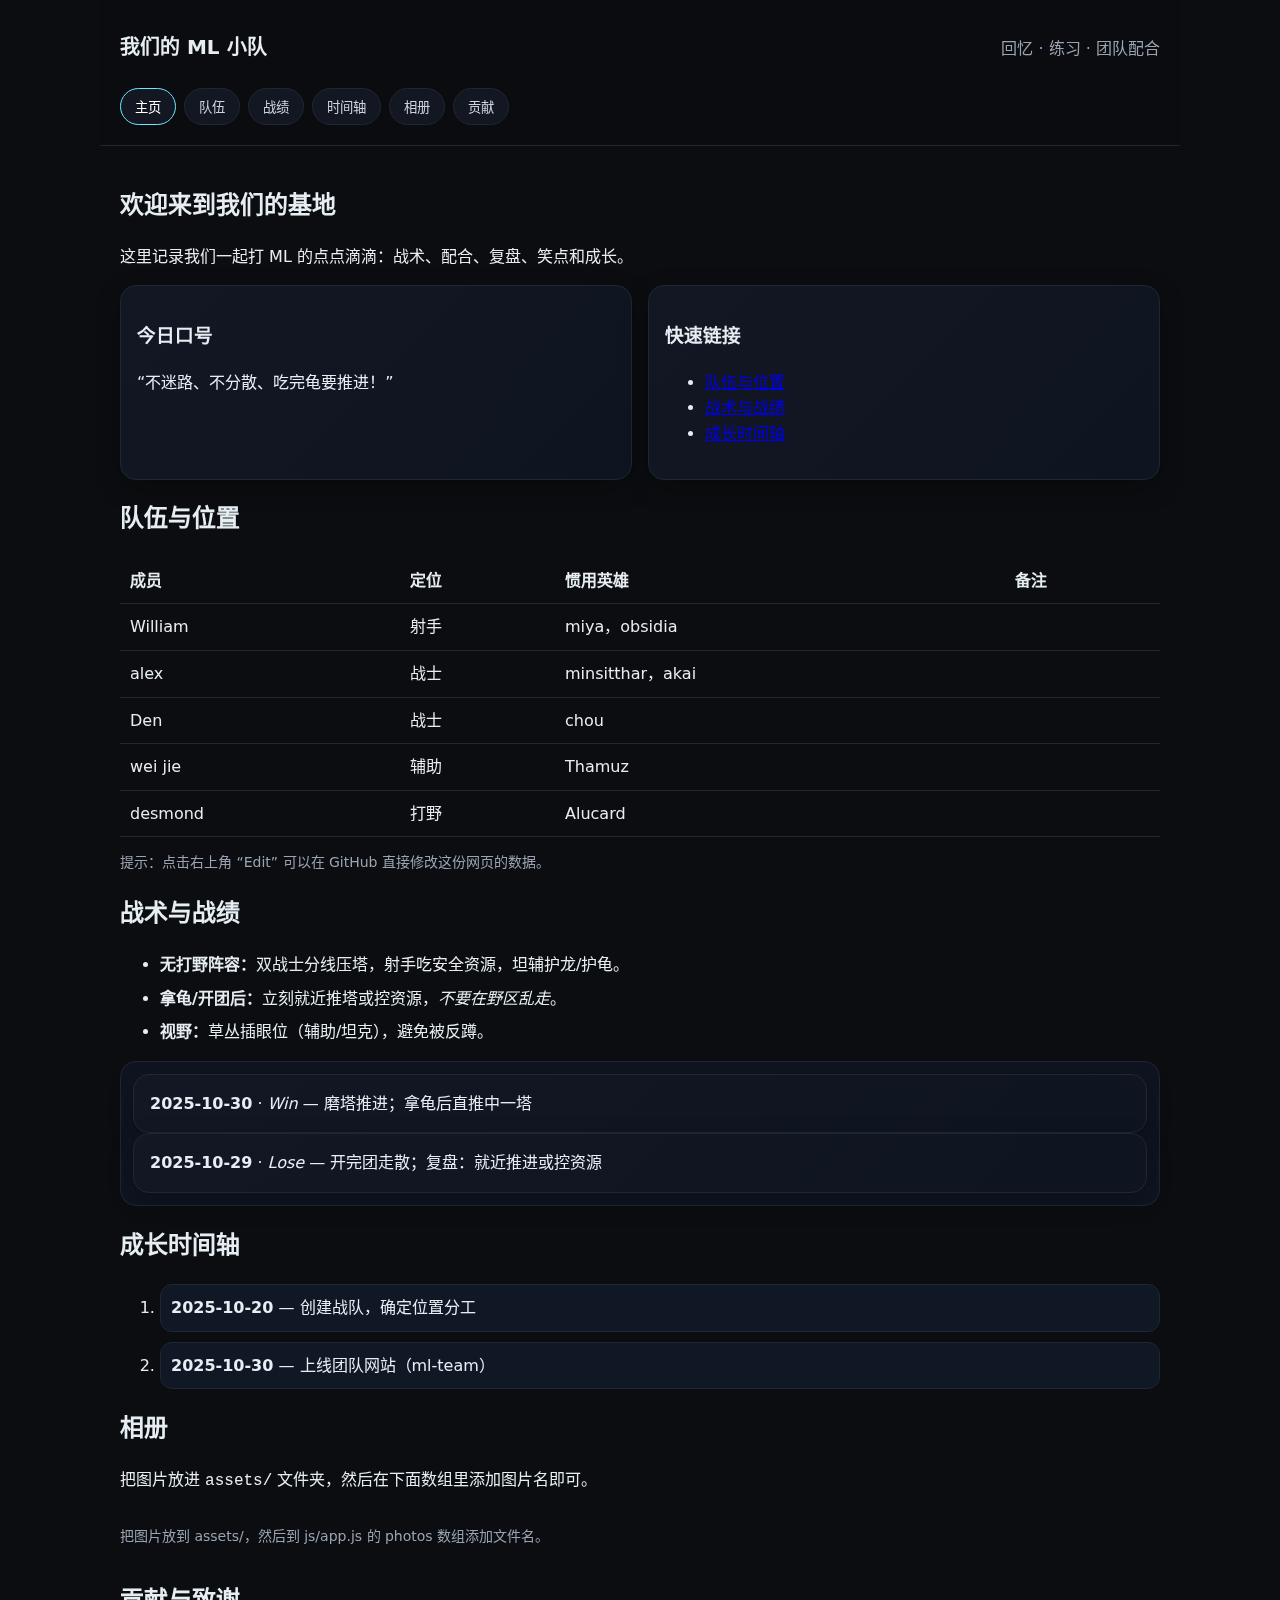
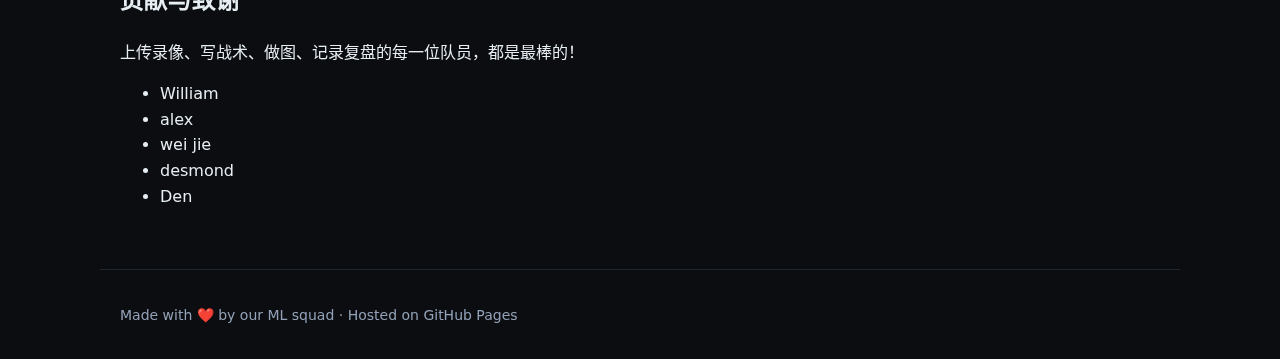
<file: index.html>
<!doctype html>
<html lang="zh-CN">
<head>
  <meta charset="utf-8" />
  <meta name="viewport" content="width=device-width, initial-scale=1" />
  <title>我们的 ML 小队 · 回忆与贡献</title>
  <link rel="stylesheet" href="css/styles.css" />
</head>
<body>
  <header class="container">
    <div class="brand">
      <h1>我们的 ML 小队</h1>
      <p class="tag">回忆 · 练习 · 团队配合</p>
    </div>
    <nav class="tabs" id="tabs">
      <button data-tab="home" class="active">主页</button>
      <button data-tab="team">队伍</button>
      <button data-tab="matches">战绩</button>
      <button data-tab="timeline">时间轴</button>
      <button data-tab="gallery">相册</button>
      <button data-tab="thanks">贡献</button>
    </nav>
  </header>

  <main class="container">
    <section id="home" class="tab-pane active">
      <h2>欢迎来到我们的基地</h2>
      <p>这里记录我们一起打 ML 的点点滴滴：战术、配合、复盘、笑点和成长。</p>
      <div class="cards">
        <div class="card">
          <h3>今日口号</h3>
          <p>“不迷路、不分散、吃完龟要推进！”</p>
        </div>
        <div class="card">
          <h3>快速链接</h3>
          <ul>
            <li><a href="#team">队伍与位置</a></li>
            <li><a href="#matches">战术与战绩</a></li>
            <li><a href="#timeline">成长时间轴</a></li>
          </ul>
        </div>
      </div>
    </section>

    <section id="team" class="tab-pane">
      <h2>队伍与位置</h2>
      <table class="table">
        <thead><tr><th>成员</th><th>定位</th><th>惯用英雄</th><th>备注</th></tr></thead>
       <tbody>
          <tr><td>William</td><td>射手</td><td>miya，obsidia</td><td></td></tr>
          <tr><td>alex</td><td>战士</td><td>minsitthar，akai</td><td></td></tr>
          <tr><td>wei jie</td><td>辅助</td><td>Thamuz</td><td></td></tr>
          <tr><td>desmond</td><td>打野</td><td>Alucard</td><td></td></tr>
          <tr><td>Den</td><td>战士</td><td>chou</td><td></td></tr>
      </tbody>

      </table>
      <p class="hint">提示：点击右上角 “Edit” 可以在 GitHub 直接修改这份网页的数据。</p>
    </section>

    <section id="matches" class="tab-pane">
      <h2>战术与战绩</h2>
      <ul class="bullets">
        <li><strong>无打野阵容：</strong>双战士分线压塔，射手吃安全资源，坦辅护龙/护龟。</li>
        <li><strong>拿龟/开团后：</strong>立刻就近推塔或控资源，<em>不要在野区乱走</em>。</li>
        <li><strong>视野：</strong>草丛插眼位（辅助/坦克），避免被反蹲。</li>
      </ul>
      <div class="log" id="matchLog">
        <!-- 你可以在 js/app.js 中编辑初始战绩数据 -->
      </div>
    </section>

    <section id="timeline" class="tab-pane">
      <h2>成长时间轴</h2>
      <ol class="timeline" id="timelineList">
        <!-- 动态渲染 -->
      </ol>
    </section>

    <section id="gallery" class="tab-pane">
      <h2>相册</h2>
      <p>把图片放进 <code>assets/</code> 文件夹，然后在下面数组里添加图片名即可。</p>
      <div class="gallery" id="galleryGrid"></div>
    </section>

    <section id="thanks" class="tab-pane">
      <h2>贡献与致谢</h2>
      <p>上传录像、写战术、做图、记录复盘的每一位队员，都是最棒的！</p>
      <ul id="thanksList"></ul>
    </section>
  </main>

  <footer class="container footer">
    <p>Made with ❤️ by our ML squad · Hosted on GitHub Pages</p>
  </footer>

  <script src="js/app.js"></script>
</body>
</html>

<script src="js/app.js"></script>
</file>
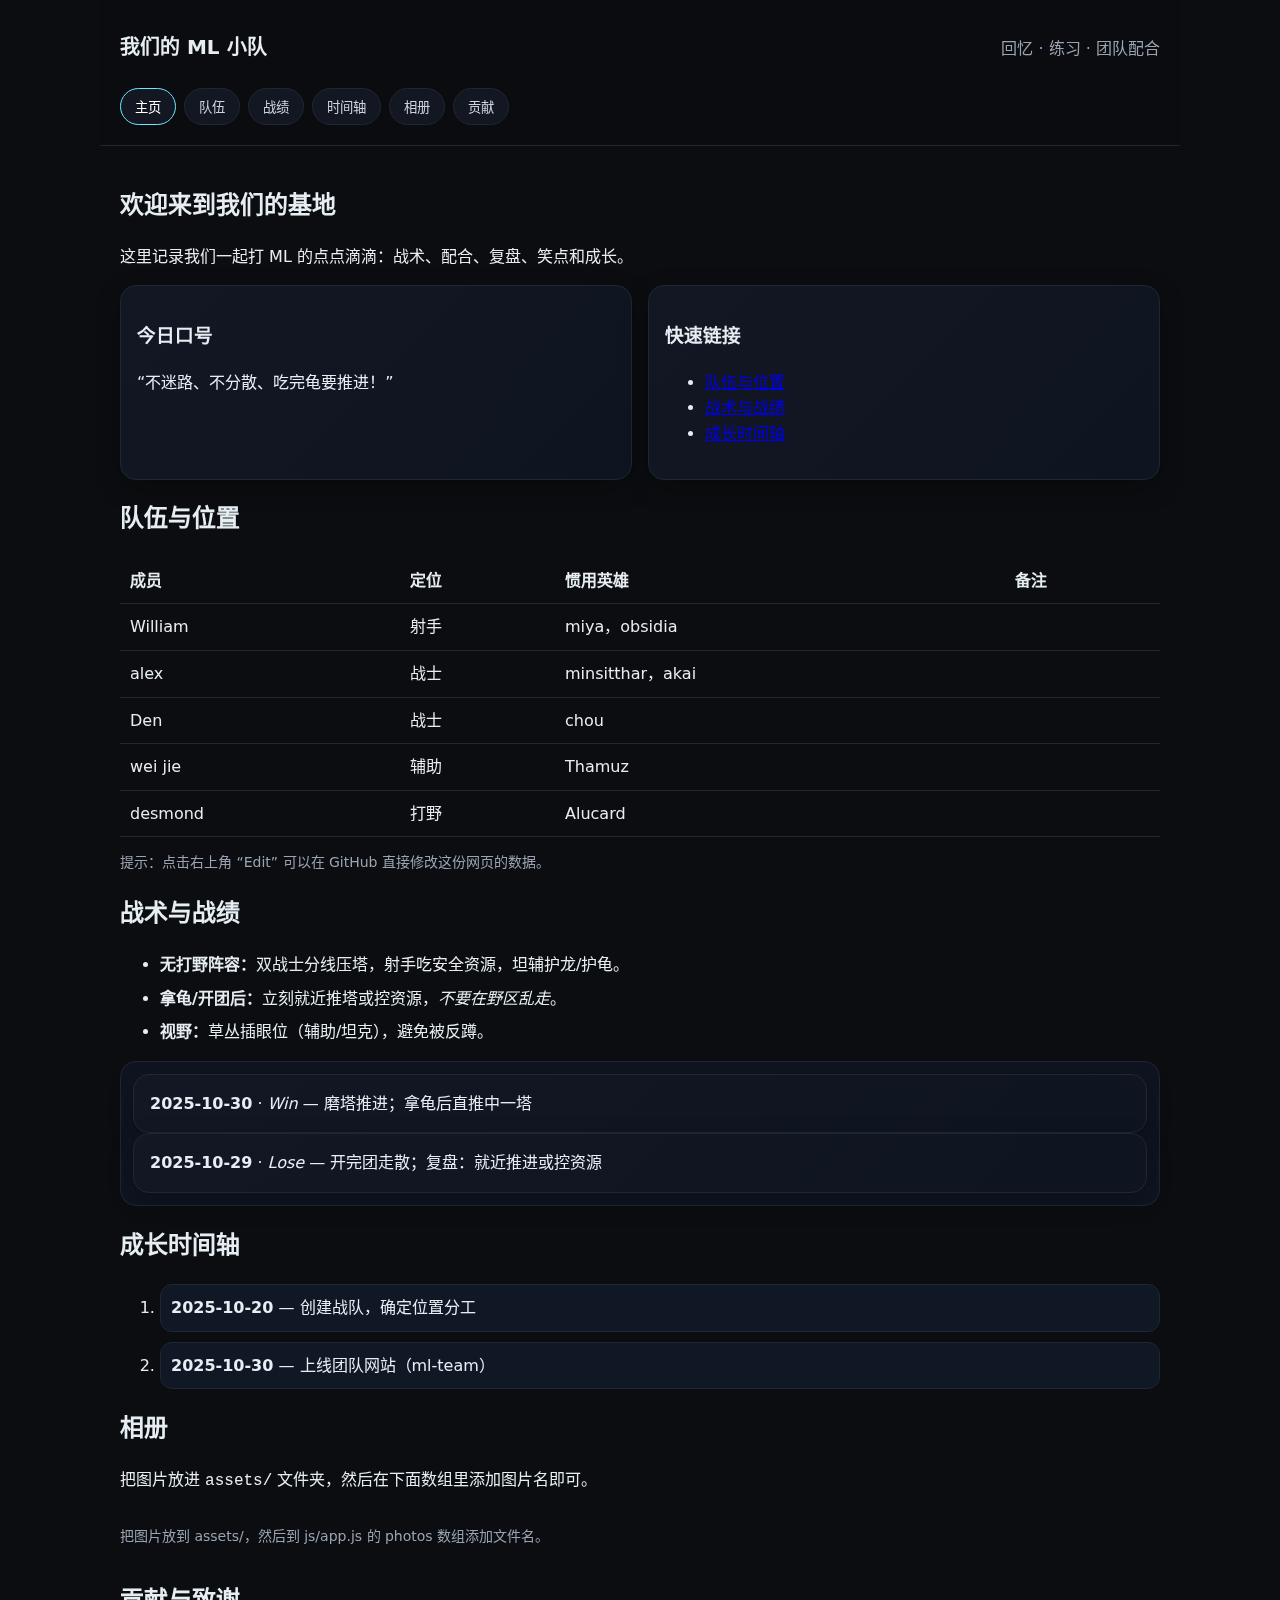
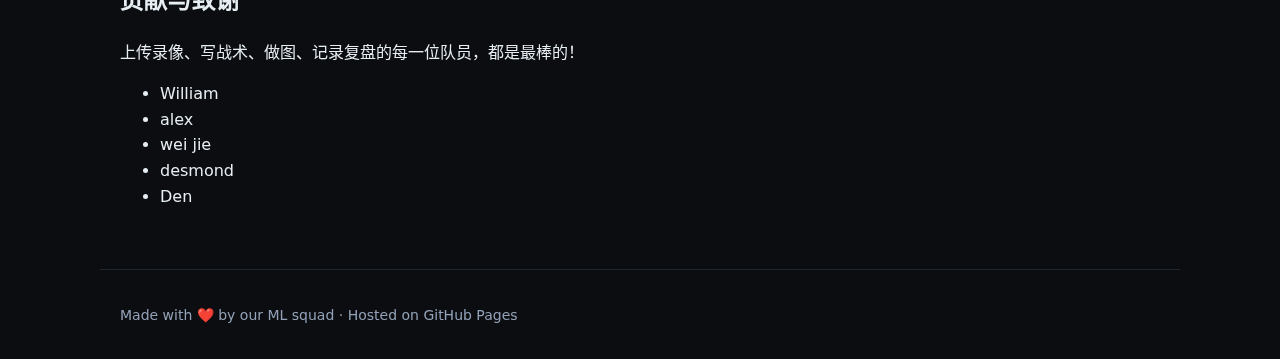
<file: index[1].html>
<!doctype html>
<html lang="zh-CN">
<head>
  <meta charset="utf-8" />
  <meta name="viewport" content="width=device-width, initial-scale=1" />
  <title>我们的 ML 小队 · 回忆与贡献</title>
  <link rel="stylesheet" href="css/styles.css" />
</head>
<body>
  <header class="container">
    <div class="brand">
      <h1>我们的 ML 小队</h1>
      <p class="tag">回忆 · 练习 · 团队配合</p>
    </div>
    <nav class="tabs" id="tabs">
      <button data-tab="home" class="active">主页</button>
      <button data-tab="team">队伍</button>
      <button data-tab="matches">战绩</button>
      <button data-tab="timeline">时间轴</button>
      <button data-tab="gallery">相册</button>
      <button data-tab="thanks">贡献</button>
    </nav>
  </header>

  <main class="container">
    <section id="home" class="tab-pane active">
      <h2>欢迎来到我们的基地</h2>
      <p>这里记录我们一起打 ML 的点点滴滴：战术、配合、复盘、笑点和成长。</p>
      <div class="cards">
        <div class="card">
          <h3>今日口号</h3>
          <p>“不迷路、不分散、吃完龟要推进！”</p>
        </div>
        <div class="card">
          <h3>快速链接</h3>
          <ul>
            <li><a href="#team">队伍与位置</a></li>
            <li><a href="#matches">战术与战绩</a></li>
            <li><a href="#timeline">成长时间轴</a></li>
          </ul>
        </div>
      </div>
    </section>

    <section id="team" class="tab-pane">
      <h2>队伍与位置</h2>
      <table class="table">
        <thead><tr><th>成员</th><th>定位</th><th>惯用英雄</th><th>备注</th></tr></thead>
        <tbody>
          <tr><td>队友A</td><td>射手</td><td>—</td><td>待补充</td></tr>
          <tr><td>队友B</td><td>战士</td><td>—</td><td>待补充</td></tr>
          <tr><td>队友C</td><td>坦克/辅助</td><td>—</td><td>待补充</td></tr>
          <tr><td>队友D</td><td>法师</td><td>—</td><td>待补充</td></tr>
          <tr><td>队友E</td><td>打野/战士</td><td>—</td><td>待补充</td></tr>
        </tbody>
      </table>
      <p class="hint">提示：点击右上角 “Edit” 可以在 GitHub 直接修改这份网页的数据。</p>
    </section>

    <section id="matches" class="tab-pane">
      <h2>战术与战绩</h2>
      <ul class="bullets">
        <li><strong>无打野阵容：</strong>双战士分线压塔，射手吃安全资源，坦辅护龙/护龟。</li>
        <li><strong>拿龟/开团后：</strong>立刻就近推塔或控资源，<em>不要在野区乱走</em>。</li>
        <li><strong>视野：</strong>草丛插眼位（辅助/坦克），避免被反蹲。</li>
      </ul>
      <div class="log" id="matchLog">
        <!-- 你可以在 js/app.js 中编辑初始战绩数据 -->
      </div>
    </section>

    <section id="timeline" class="tab-pane">
      <h2>成长时间轴</h2>
      <ol class="timeline" id="timelineList">
        <!-- 动态渲染 -->
      </ol>
    </section>

    <section id="gallery" class="tab-pane">
      <h2>相册</h2>
      <p>把图片放进 <code>assets/</code> 文件夹，然后在下面数组里添加图片名即可。</p>
      <div class="gallery" id="galleryGrid"></div>
    </section>

    <section id="thanks" class="tab-pane">
      <h2>贡献与致谢</h2>
      <p>上传录像、写战术、做图、记录复盘的每一位队员，都是最棒的！</p>
      <ul id="thanksList"></ul>
    </section>
  </main>

  <footer class="container footer">
    <p>Made with ❤️ by our ML squad · Hosted on GitHub Pages</p>
  </footer>

  <script src="js/app.js"></script>
</body>
</html>
</file>
<file: css/styles.css>
/* 基础样式 */
:root{
  --bg:#0b0d10;--card:#141820;--muted:#9aa4b2;--text:#e6edf3;
  --accent:#6ee7ff;--accent2:#8b5cf6;--ok:#10b981;--warn:#ef4444;
  --radius:16px;--shadow:0 8px 24px rgba(0,0,0,.25);
}
*{box-sizing:border-box}
html,body{margin:0;padding:0;background:#0b0d10;color:var(--text);font:16px/1.6 system-ui,Segoe UI,Roboto}
.container{max-width:1080px;margin:0 auto;padding:20px}

header{position:sticky;top:0;background:rgba(11,13,16,.8);backdrop-filter:saturate(120%) blur(6px);border-bottom:1px solid #1f2733;z-index:10}
.brand{display:flex;gap:12px;align-items:baseline;justify-content:space-between}
.brand h1{margin:0;font-size:20px}
.tag{color:var(--muted)}

.tabs{display:flex;gap:8px;flex-wrap:wrap;margin-top:10px}
.tabs button{
  background:#131722;border:1px solid #1f2733;color:#cbd5e1;
  padding:8px 14px;border-radius:999px;cursor:pointer;transition:.2s
}
.tabs button.active,.tabs button:hover{border-color:var(--accent);color:white}

.cards{display:grid;grid-template-columns:repeat(auto-fit,minmax(240px,1fr));gap:16px;margin-top:12px}
.card{background:linear-gradient(135deg,#121723,#0e1420);border:1px solid #1f2733;border-radius:var(--radius);padding:16px;box-shadow:var(--shadow)}

.table{width:100%;border-collapse:collapse}
.table th,.table td{border-bottom:1px solid #1f2733;padding:10px;text-align:left}
.hint{color:var(--muted);font-size:14px}

.bullets li{margin:8px 0}
.log{margin-top:12px;padding:12px;border:1px solid #1f2733;border-radius:var(--radius);background:#0f1420}

.timeline{display:grid;gap:10px}
.timeline li{background:#101725;border:1px solid #1f2733;border-radius:12px;padding:10px}

.gallery{display:grid;grid-template-columns:repeat(auto-fit,minmax(160px,1fr));gap:10px;margin-top:10px}
.gallery img{width:100%;height:140px;object-fit:cover;border-radius:12px;border:1px solid #1f2733}

.footer{color:#93a2b8;font-size:14px;border-top:1px solid #1f2733;margin-top:24px}
</file>
